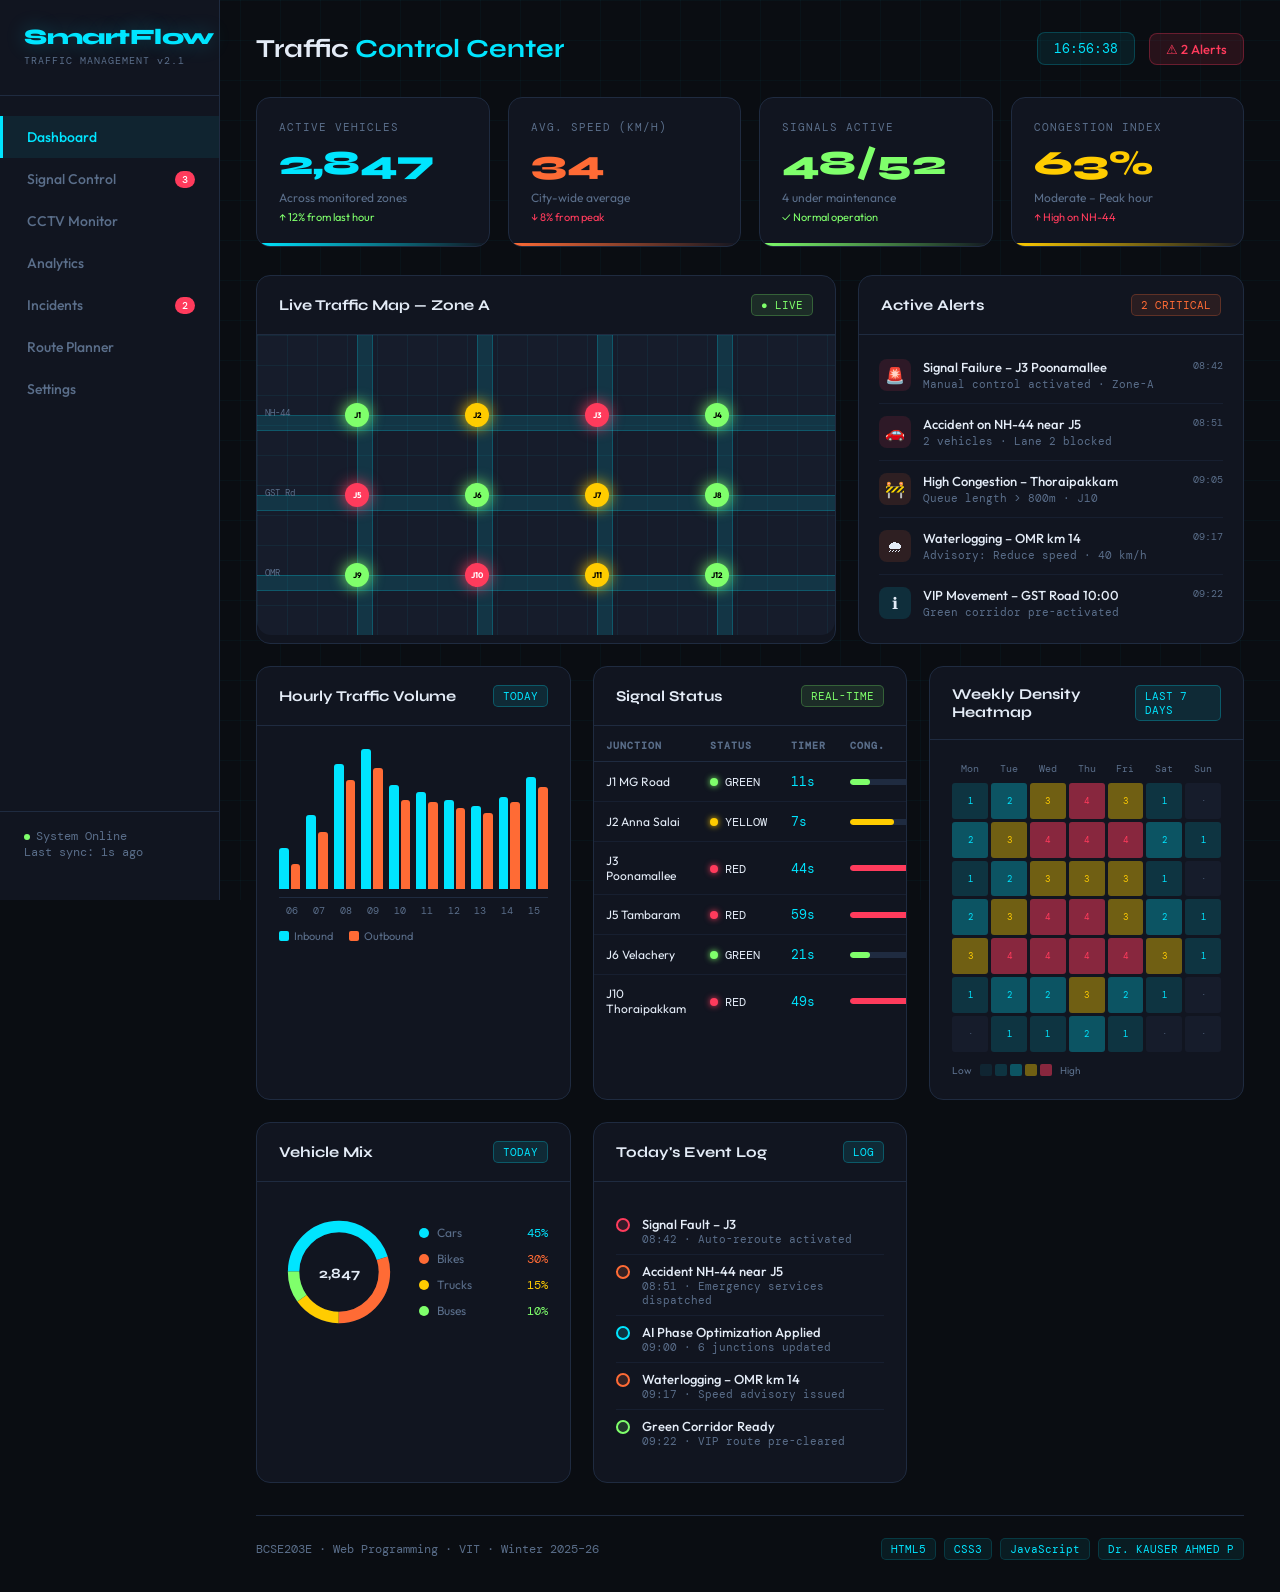
<file: index.html>
<!DOCTYPE html>
<html lang="en">
<head>
  <meta charset="UTF-8" />
  <meta name="viewport" content="width=device-width, initial-scale=1.0" />
  <title>SmartFlow – Dashboard</title>
  <link rel="stylesheet" href="css/style.css" />
</head>
<body>

<!-- ===== SIDEBAR ===== -->
<aside class="sidebar">
  <div class="logo">
    <span>SmartFlow</span>
    <small>TRAFFIC MANAGEMENT v2.1</small>
  </div>

  <nav class="nav">
    <a class="nav-item active" href="index.html">
      Dashboard
    </a>
    <a class="nav-item" href="signal-control.html">
      Signal Control <span class="nav-badge">3</span>
    </a>
    <a class="nav-item" href="#"> CCTV Monitor</a>
    <a class="nav-item" href="analytics.html">
      Analytics
    </a>
    <a class="nav-item" href="#">Incidents <span class="nav-badge">2</span></a>
    <a class="nav-item" href="#">Route Planner</a>
    <a class="nav-item" href="#">Settings</a>
  </nav>

  <div class="sidebar-footer">
    <span class="status-dot"></span>System Online<br/>
    Last sync: <span id="lastSync">just now</span>
  </div>
</aside>

<!-- ===== MAIN CONTENT ===== -->
<main class="main">

  <!-- Top Bar -->
  <div class="topbar">
    <div class="topbar-title">Traffic <span>Control Center</span></div>
    <div class="topbar-right">
      <div class="time-badge" id="clock">--:--:--</div>
      <button class="alert-btn" onclick="showAlerts()">⚠ 2 Alerts</button>
    </div>
  </div>

  <!-- KPI Cards -->
  <div class="kpi-grid">
    <div class="kpi-card c1">
      <div class="kpi-label">Active Vehicles</div>
      <div class="kpi-value" id="kpi1">2,847</div>
      <div class="kpi-sub">Across monitored zones</div>
      <div class="kpi-trend up">↑ 12% from last hour</div>
    </div>
    <div class="kpi-card c2">
      <div class="kpi-label">Avg. Speed (km/h)</div>
      <div class="kpi-value" id="kpi2">34</div>
      <div class="kpi-sub">City-wide average</div>
      <div class="kpi-trend down">↓ 8% from peak</div>
    </div>
    <div class="kpi-card c3">
      <div class="kpi-label">Signals Active</div>
      <div class="kpi-value" id="kpi3">48/52</div>
      <div class="kpi-sub">4 under maintenance</div>
      <div class="kpi-trend up">✓ Normal operation</div>
    </div>
    <div class="kpi-card c4">
      <div class="kpi-label">Congestion Index</div>
      <div class="kpi-value" id="kpi4">63%</div>
      <div class="kpi-sub">Moderate – Peak hour</div>
      <div class="kpi-trend down">↑ High on NH-44</div>
    </div>
  </div>

  <!-- Map + Alerts -->
  <div class="grid-2col">

    <!-- Map Panel -->
    <div class="panel">
      <div class="panel-head">
        <span class="panel-title">Live Traffic Map — Zone A</span>
        <span class="panel-badge badge-live">● LIVE</span>
      </div>
      <div class="map-container">
        <div class="map-grid"></div>

        <!-- Roads -->
        <div class="road-h" style="top:80px;"></div>
        <div class="road-h" style="top:160px;"></div>
        <div class="road-h" style="top:240px;"></div>
        <div class="road-v" style="left:100px;"></div>
        <div class="road-v" style="left:220px;"></div>
        <div class="road-v" style="left:340px;"></div>
        <div class="road-v" style="left:460px;"></div>

        <!-- Junctions (click to open modal) -->
        <div class="junction green"  style="left:100px;top:80px;"  onclick="selectJunction('J1 – MG Road / NH44','GREEN','12s','Low')">J1</div>
        <div class="junction yellow" style="left:220px;top:80px;"  onclick="selectJunction('J2 – Anna Salai','YELLOW','8s','Med')">J2</div>
        <div class="junction red"    style="left:340px;top:80px;"  onclick="selectJunction('J3 – Poonamallee','RED','45s','High')">J3</div>
        <div class="junction green"  style="left:460px;top:80px;"  onclick="selectJunction('J4 – GST Road','GREEN','18s','Low')">J4</div>
        <div class="junction red"    style="left:100px;top:160px;" onclick="selectJunction('J5 – Tambaram','RED','60s','High')">J5</div>
        <div class="junction green"  style="left:220px;top:160px;" onclick="selectJunction('J6 – Velachery','GREEN','22s','Low')">J6</div>
        <div class="junction yellow" style="left:340px;top:160px;" onclick="selectJunction('J7 – OMR Toll','YELLOW','15s','Med')">J7</div>
        <div class="junction green"  style="left:460px;top:160px;" onclick="selectJunction('J8 – Sholinganallur','GREEN','10s','Low')">J8</div>
        <div class="junction green"  style="left:100px;top:240px;" onclick="selectJunction('J9 – Perungudi','GREEN','20s','Low')">J9</div>
        <div class="junction red"    style="left:220px;top:240px;" onclick="selectJunction('J10 – Thoraipakkam','RED','50s','High')">J10</div>
        <div class="junction yellow" style="left:340px;top:240px;" onclick="selectJunction('J11 – Pallavaram','YELLOW','12s','Med')">J11</div>
        <div class="junction green"  style="left:460px;top:240px;" onclick="selectJunction('J12 – Chrompet','GREEN','14s','Low')">J12</div>

        <!-- Road labels -->
        <div class="map-label" style="left:8px;top:72px;">NH-44</div>
        <div class="map-label" style="left:8px;top:152px;">GST Rd</div>
        <div class="map-label" style="left:8px;top:232px;">OMR</div>
      </div>
    </div>

    <!-- Alerts Panel -->
    <div class="panel">
      <div class="panel-head">
        <span class="panel-title">Active Alerts</span>
        <span class="panel-badge badge-warn">2 CRITICAL</span>
      </div>
      <div class="panel-body" style="padding:12px 20px;">
        <div class="alert-item">
          <div class="alert-icon crit">🚨</div>
          <div class="alert-text">
            <div class="alert-title">Signal Failure – J3 Poonamallee</div>
            <div class="alert-meta">Manual control activated · Zone-A</div>
          </div>
          <div class="alert-time">08:42</div>
        </div>
        <div class="alert-item">
          <div class="alert-icon crit">🚗</div>
          <div class="alert-text">
            <div class="alert-title">Accident on NH-44 near J5</div>
            <div class="alert-meta">2 vehicles · Lane 2 blocked</div>
          </div>
          <div class="alert-time">08:51</div>
        </div>
        <div class="alert-item">
          <div class="alert-icon warn">🚧</div>
          <div class="alert-text">
            <div class="alert-title">High Congestion – Thoraipakkam</div>
            <div class="alert-meta">Queue length > 800m · J10</div>
          </div>
          <div class="alert-time">09:05</div>
        </div>
        <div class="alert-item">
          <div class="alert-icon warn">🌧</div>
          <div class="alert-text">
            <div class="alert-title">Waterlogging – OMR km 14</div>
            <div class="alert-meta">Advisory: Reduce speed · 40 km/h</div>
          </div>
          <div class="alert-time">09:17</div>
        </div>
        <div class="alert-item">
          <div class="alert-icon info">ℹ</div>
          <div class="alert-text">
            <div class="alert-title">VIP Movement – GST Road 10:00</div>
            <div class="alert-meta">Green corridor pre-activated</div>
          </div>
          <div class="alert-time">09:22</div>
        </div>
      </div>
    </div>
  </div>

  <!-- Chart + Signal Table + Heatmap -->
  <div class="grid-3col">

    <!-- Hourly Traffic Chart -->
    <div class="panel">
      <div class="panel-head">
        <span class="panel-title">Hourly Traffic Volume</span>
        <span class="panel-badge badge-info">TODAY</span>
      </div>
      <div class="panel-body">
        <div class="bar-chart" id="barChart"></div>
        <div class="chart-labels" id="chartLabels"></div>
        <div style="display:flex;gap:16px;margin-top:12px;font-size:11px;">
          <span style="display:flex;align-items:center;gap:5px;color:var(--muted);">
            <span style="width:10px;height:10px;border-radius:2px;background:var(--accent);display:inline-block;"></span>Inbound
          </span>
          <span style="display:flex;align-items:center;gap:5px;color:var(--muted);">
            <span style="width:10px;height:10px;border-radius:2px;background:var(--accent2);display:inline-block;"></span>Outbound
          </span>
        </div>
      </div>
    </div>

    <!-- Signal Status Table -->
    <div class="panel">
      <div class="panel-head">
        <span class="panel-title">Signal Status</span>
        <span class="panel-badge badge-live">REAL-TIME</span>
      </div>
      <div class="panel-body" style="padding:4px 0;">
        <table class="signal-table">
          <thead>
            <tr>
              <th>Junction</th>
              <th>Status</th>
              <th>Timer</th>
              <th>Cong.</th>
            </tr>
          </thead>
          <tbody id="signalTableBody"></tbody>
        </table>
      </div>
    </div>

    <!-- Weekly Density Heatmap -->
    <div class="panel">
      <div class="panel-head">
        <span class="panel-title">Weekly Density Heatmap</span>
        <span class="panel-badge badge-info">LAST 7 DAYS</span>
      </div>
      <div class="panel-body">
        <div class="hm-days" id="hmDays"></div>
        <div style="margin-bottom:8px;"></div>
        <div class="heatmap" id="heatmap"></div>
        <div style="display:flex;align-items:center;gap:8px;margin-top:12px;font-size:10px;color:var(--muted);">
          <span>Low</span>
          <div style="display:flex;gap:3px;">
            <div style="width:12px;height:12px;border-radius:2px;background:rgba(0,229,255,0.08);"></div>
            <div style="width:12px;height:12px;border-radius:2px;background:rgba(0,229,255,0.15);"></div>
            <div style="width:12px;height:12px;border-radius:2px;background:rgba(0,229,255,0.30);"></div>
            <div style="width:12px;height:12px;border-radius:2px;background:rgba(255,204,0,0.40);"></div>
            <div style="width:12px;height:12px;border-radius:2px;background:rgba(255,59,92,0.50);"></div>
          </div>
          <span>High</span>
        </div>
      </div>
    </div>
  </div>

  <!-- Gauge + Pie + Timeline -->
  <div class="grid-3col">

    <!-- Avg Speed Gauge -->
    <!-- <div class="panel">
      <div class="panel-head">
        <span class="panel-title">Avg. Speed Gauge</span>
        <span class="panel-badge badge-live">LIVE</span>
      </div>
      <div class="panel-body">
        <div style="display:flex;justify-content:center;padding:10px 0;">
          <svg width="180" height="110" viewBox="0 0 180 110" overflow="visible">
            <path d="M20,100 A70,70 0 0,1 160,100" fill="none" stroke="#1f2b40" stroke-width="16" stroke-linecap="round"/>
            <path d="M20,100 A70,70 0 0,1 70,34"   fill="none" stroke="rgba(127,255,107,0.5)" stroke-width="16" stroke-linecap="round"/>
            <path d="M70,34  A70,70 0 0,1 130,34"   fill="none" stroke="rgba(255,204,0,0.5)"   stroke-width="16" stroke-linecap="round"/>
            <path d="M130,34 A70,70 0 0,1 160,100"  fill="none" stroke="rgba(255,59,92,0.5)"    stroke-width="16" stroke-linecap="round"/>
            <line id="needle" x1="90" y1="100" x2="90" y2="36" stroke="var(--accent)" stroke-width="3" stroke-linecap="round" transform="rotate(-20,90,100)"/>
            <circle cx="90" cy="100" r="6" fill="var(--accent)" />
            <text x="90" y="88"  text-anchor="middle" fill="var(--text)"   font-size="22" font-family="Syne,sans-serif"     font-weight="800" id="gaugeVal">34</text>
            <text x="90" y="102" text-anchor="middle" fill="#5a6e8a"        font-size="9"  font-family="DM Mono,monospace">km/h avg</text>
            <text x="22" y="115" fill="#5a6e8a" font-size="9" font-family="DM Mono,monospace">0</text>
            <text x="155" y="115" fill="#5a6e8a" font-size="9" font-family="DM Mono,monospace">100</text>
          </svg>
        </div>
        <div style="display:grid;grid-template-columns:1fr 1fr;gap:8px;margin-top:4px;">
          <div style="background:var(--surface2);border-radius:6px;padding:10px;text-align:center;">
            <div style="font-size:10px;color:var(--muted);font-family:'DM Mono',monospace;">PEAK</div>
            <div style="font-size:18px;font-family:'Syne',sans-serif;font-weight:700;color:var(--accent3);">62 km/h</div>
          </div>
          <div style="background:var(--surface2);border-radius:6px;padding:10px;text-align:center;">
            <div style="font-size:10px;color:var(--muted);font-family:'DM Mono',monospace;">MIN</div>
            <div style="font-size:18px;font-family:'Syne',sans-serif;font-weight:700;color:var(--red);">12 km/h</div>
          </div>
        </div>
      </div>
    </div> -->

    <!-- Vehicle Mix Donut -->
    <div class="panel">
      <div class="panel-head">
        <span class="panel-title">Vehicle Mix</span>
        <span class="panel-badge badge-info">TODAY</span>
      </div>
      <div class="panel-body">
        <div style="display:flex;align-items:center;gap:20px;padding:8px 0;">
          <svg width="120" height="120" viewBox="0 0 42 42">
            <circle r="15.9" cx="21" cy="21" fill="none" stroke="#1f2b40" stroke-width="4"/>
            <circle r="15.9" cx="21" cy="21" fill="none" stroke="var(--accent)"  stroke-width="4" stroke-dasharray="45 55" stroke-dashoffset="25"  transform="rotate(-90 21 21)"/>
            <circle r="15.9" cx="21" cy="21" fill="none" stroke="var(--accent2)" stroke-width="4" stroke-dasharray="30 70" stroke-dashoffset="-20" transform="rotate(-90 21 21)"/>
            <circle r="15.9" cx="21" cy="21" fill="none" stroke="var(--accent4)" stroke-width="4" stroke-dasharray="15 85" stroke-dashoffset="-50" transform="rotate(-90 21 21)"/>
            <circle r="15.9" cx="21" cy="21" fill="none" stroke="var(--accent3)" stroke-width="4" stroke-dasharray="10 90" stroke-dashoffset="-65" transform="rotate(-90 21 21)"/>
            <text x="21" y="23" text-anchor="middle" fill="var(--text)" font-size="5" font-family="Syne,sans-serif" font-weight="700">2,847</text>
          </svg>
          <div style="flex:1;">
            <div style="display:flex;align-items:center;gap:8px;margin-bottom:10px;font-size:12px;">
              <div style="width:10px;height:10px;border-radius:50%;background:var(--accent);flex-shrink:0;"></div>
              <div style="flex:1;color:var(--muted);">Cars</div>
              <div style="font-family:'DM Mono',monospace;color:var(--accent);">45%</div>
            </div>
            <div style="display:flex;align-items:center;gap:8px;margin-bottom:10px;font-size:12px;">
              <div style="width:10px;height:10px;border-radius:50%;background:var(--accent2);flex-shrink:0;"></div>
              <div style="flex:1;color:var(--muted);">Bikes</div>
              <div style="font-family:'DM Mono',monospace;color:var(--accent2);">30%</div>
            </div>
            <div style="display:flex;align-items:center;gap:8px;margin-bottom:10px;font-size:12px;">
              <div style="width:10px;height:10px;border-radius:50%;background:var(--accent4);flex-shrink:0;"></div>
              <div style="flex:1;color:var(--muted);">Trucks</div>
              <div style="font-family:'DM Mono',monospace;color:var(--accent4);">15%</div>
            </div>
            <div style="display:flex;align-items:center;gap:8px;font-size:12px;">
              <div style="width:10px;height:10px;border-radius:50%;background:var(--accent3);flex-shrink:0;"></div>
              <div style="flex:1;color:var(--muted);">Buses</div>
              <div style="font-family:'DM Mono',monospace;color:var(--accent3);">10%</div>
            </div>
          </div>
        </div>
      </div>
    </div>

    <!-- Event Timeline -->
    <div class="panel">
      <div class="panel-head">
        <span class="panel-title">Today's Event Log</span>
        <span class="panel-badge badge-info">LOG</span>
      </div>
      <div class="panel-body">
        <div style="padding:4px 0;">
          <div style="display:flex;gap:12px;padding:8px 0;border-bottom:1px solid rgba(31,43,64,0.5);">
            <div style="width:14px;height:14px;border-radius:50%;border:2px solid var(--red);background:rgba(255,59,92,0.15);flex-shrink:0;margin-top:2px;"></div>
            <div>
              <div style="font-size:13px;font-weight:500;">Signal Fault – J3</div>
              <div style="font-size:11px;color:var(--muted);font-family:'DM Mono',monospace;">08:42 · Auto-reroute activated</div>
            </div>
          </div>
          <div style="display:flex;gap:12px;padding:8px 0;border-bottom:1px solid rgba(31,43,64,0.5);">
            <div style="width:14px;height:14px;border-radius:50%;border:2px solid var(--accent2);background:rgba(255,107,53,0.15);flex-shrink:0;margin-top:2px;"></div>
            <div>
              <div style="font-size:13px;font-weight:500;">Accident NH-44 near J5</div>
              <div style="font-size:11px;color:var(--muted);font-family:'DM Mono',monospace;">08:51 · Emergency services dispatched</div>
            </div>
          </div>
          <div style="display:flex;gap:12px;padding:8px 0;border-bottom:1px solid rgba(31,43,64,0.5);">
            <div style="width:14px;height:14px;border-radius:50%;border:2px solid var(--accent);background:rgba(0,229,255,0.15);flex-shrink:0;margin-top:2px;"></div>
            <div>
              <div style="font-size:13px;font-weight:500;">AI Phase Optimization Applied</div>
              <div style="font-size:11px;color:var(--muted);font-family:'DM Mono',monospace;">09:00 · 6 junctions updated</div>
            </div>
          </div>
          <div style="display:flex;gap:12px;padding:8px 0;border-bottom:1px solid rgba(31,43,64,0.5);">
            <div style="width:14px;height:14px;border-radius:50%;border:2px solid var(--accent2);background:rgba(255,107,53,0.15);flex-shrink:0;margin-top:2px;"></div>
            <div>
              <div style="font-size:13px;font-weight:500;">Waterlogging – OMR km 14</div>
              <div style="font-size:11px;color:var(--muted);font-family:'DM Mono',monospace;">09:17 · Speed advisory issued</div>
            </div>
          </div>
          <div style="display:flex;gap:12px;padding:8px 0;">
            <div style="width:14px;height:14px;border-radius:50%;border:2px solid var(--accent3);background:rgba(127,255,107,0.15);flex-shrink:0;margin-top:2px;"></div>
            <div>
              <div style="font-size:13px;font-weight:500;">Green Corridor Ready</div>
              <div style="font-size:11px;color:var(--muted);font-family:'DM Mono',monospace;">09:22 · VIP route pre-cleared</div>
            </div>
          </div>
        </div>
      </div>
    </div>
  </div>

  <!-- Footer -->
  <div class="footer">
    <div class="footer-text">BCSE203E · Web Programming · VIT · Winter 2025–26</div>
    <div class="footer-badges">
      <span class="foot-badge">HTML5</span>
      <span class="foot-badge">CSS3</span>
      <span class="foot-badge">JavaScript</span>
      <span class="foot-badge">Dr. KAUSER AHMED P</span>
    </div>
  </div>

</main>

<!-- Junction Modal -->
<div class="modal-overlay" id="junctionOverlay">
  <div class="modal-box">
    <div class="modal-header">
      <div class="modal-title" id="jTitle">Junction Info</div>
      <button class="modal-close" onclick="closeModal()">✕</button>
    </div>
    <div id="jBody"></div>
  </div>
</div>

<!-- Inline styles for map elements not in shared CSS -->
<style>
  .road-h { position:absolute; left:0; right:0; height:16px; background:rgba(0,229,255,0.12); border-top:1px solid rgba(0,229,255,0.2); border-bottom:1px solid rgba(0,229,255,0.2); }
  .road-v { position:absolute; top:0; bottom:0; width:16px; background:rgba(0,229,255,0.12); border-left:1px solid rgba(0,229,255,0.2); border-right:1px solid rgba(0,229,255,0.2); }
  .junction { position:absolute; width:24px; height:24px; background:var(--accent); border-radius:50%; transform:translate(-50%,-50%); box-shadow:0 0 15px var(--accent); cursor:pointer; transition:all .2s; display:flex; align-items:center; justify-content:center; font-size:8px; font-weight:700; color:#000; }
  .junction:hover { transform:translate(-50%,-50%) scale(1.3); }
  .junction.red    { background:var(--red);     box-shadow:0 0 15px var(--red); color:#fff; }
  .junction.yellow { background:var(--accent4); box-shadow:0 0 15px var(--accent4); }
  .junction.green  { background:var(--accent3); box-shadow:0 0 15px var(--accent3); }
  .map-label { position:absolute; font-size:9px; color:var(--muted); font-family:'DM Mono',monospace; pointer-events:none; }
  .alert-item { display:flex; gap:12px; align-items:flex-start; padding:12px 0; border-bottom:1px solid rgba(31,43,64,0.5); }
  .alert-item:last-child { border-bottom:none; }
  .alert-icon { width:32px; height:32px; border-radius:8px; display:flex; align-items:center; justify-content:center; font-size:16px; flex-shrink:0; }
  .alert-icon.warn { background:rgba(255,107,53,0.12); }
  .alert-icon.crit { background:rgba(255,59,92,0.12); }
  .alert-icon.info { background:rgba(0,229,255,0.12); }
  .alert-text { flex:1; }
  .alert-title { font-size:13px; font-weight:500; }
  .alert-meta  { font-size:11px; color:var(--muted); margin-top:2px; font-family:'DM Mono',monospace; }
  .alert-time  { font-size:10px; color:var(--muted); font-family:'DM Mono',monospace; white-space:nowrap; }
</style>

<!-- Scripts -->
<script src="js/shared.js"></script>
<script src="js/index.js"></script>

</body>
</html>
</file>
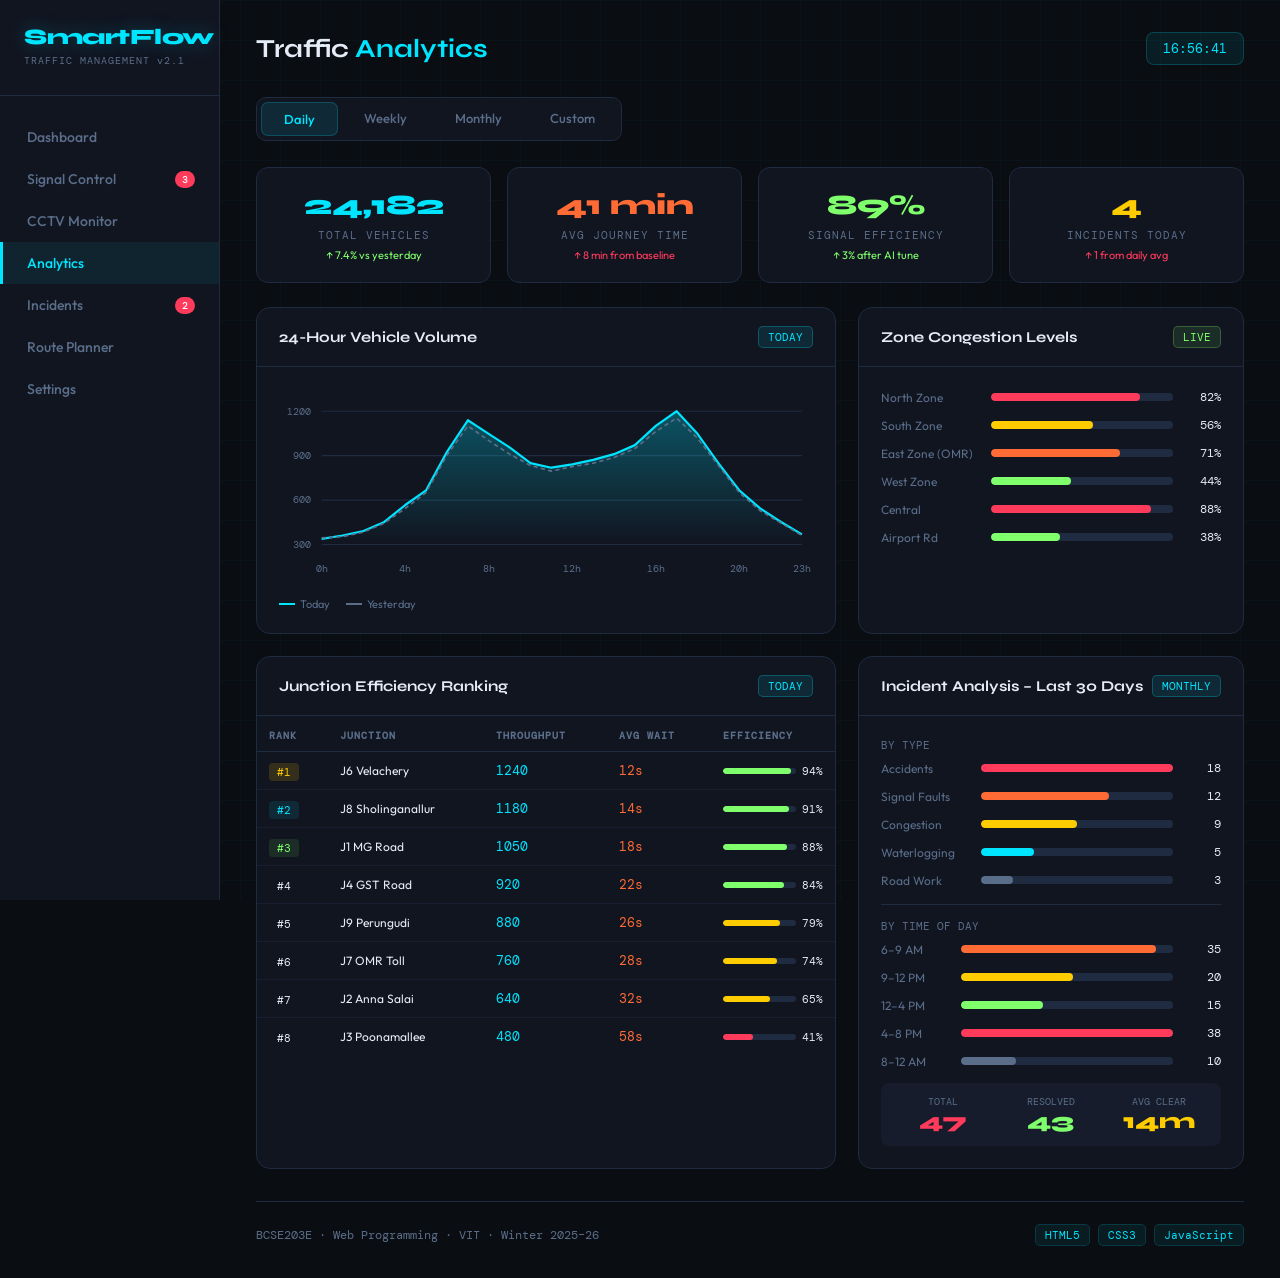
<file: analytics.html>
<!DOCTYPE html>
<html lang="en">
<head>
  <meta charset="UTF-8" />
  <meta name="viewport" content="width=device-width, initial-scale=1.0" />
  <title>SmartFlow – Analytics</title>
  <link rel="stylesheet" href="css/style.css" />
</head>
<body>

<!-- ===== SIDEBAR ===== -->
<aside class="sidebar">
  <div class="logo">
    <span>SmartFlow</span>
    <small>TRAFFIC MANAGEMENT v2.1</small>
  </div>

  <nav class="nav">
    <a class="nav-item" href="index.html">Dashboard</a>
    <a class="nav-item" href="signal-control.html">Signal Control <span class="nav-badge">3</span></a>
    <a class="nav-item" href="#">CCTV Monitor</a>
    <a class="nav-item active" href="analytics.html">Analytics</a>
    <a class="nav-item" href="#">Incidents <span class="nav-badge">2</span></a>
    <a class="nav-item" href="#">Route Planner</a>
    <a class="nav-item" href="#">Settings</a>
  </nav>
</aside>

<!-- ===== MAIN CONTENT ===== -->
<main class="main">

  <!-- Top Bar -->
  <div class="topbar">
    <div class="topbar-title">Traffic <span>Analytics</span></div>
    <div class="time-badge" id="clock">--:--:--</div>
  </div>

  <!-- Tabs -->
  <div class="tabs">
    <div class="tab active">Daily</div>
    <div class="tab">Weekly</div>
    <div class="tab">Monthly</div>
    <div class="tab">Custom</div>
  </div>

  <!-- Stat Cards -->
  <div class="stat-row">
    <div class="stat-card">
      <div class="val">24,182</div>
      <div class="label">TOTAL VEHICLES</div>
      <div class="change up">↑ 7.4% vs yesterday</div>
    </div>
    <div class="stat-card">
      <div class="val" style="color:var(--accent2)">41 min</div>
      <div class="label">AVG JOURNEY TIME</div>
      <div class="change down">↑ 8 min from baseline</div>
    </div>
    <div class="stat-card">
      <div class="val" style="color:var(--accent3)">89%</div>
      <div class="label">SIGNAL EFFICIENCY</div>
      <div class="change up">↑ 3% after AI tune</div>
    </div>
    <div class="stat-card">
      <div class="val" style="color:var(--accent4)">4</div>
      <div class="label">INCIDENTS TODAY</div>
      <div class="change down">↑ 1 from daily avg</div>
    </div>
  </div>

  <!-- Line Chart + Zone Congestion -->
  <div class="grid-2col">

    <!-- 24h Line Chart -->
    <div class="panel">
      <div class="panel-head">
        <span class="panel-title">24-Hour Vehicle Volume</span>
        <span class="panel-badge badge-info">TODAY</span>
      </div>
      <div class="panel-body">
        <div class="line-chart">
          <svg class="linechart" viewBox="0 0 500 180" preserveAspectRatio="none" id="lineChartSVG">
            <!-- Grid lines -->
            <line x1="40" y1="20"  x2="490" y2="20"  stroke="#1f2b40" stroke-width="1"/>
            <line x1="40" y1="60"  x2="490" y2="60"  stroke="#1f2b40" stroke-width="1"/>
            <line x1="40" y1="100" x2="490" y2="100" stroke="#1f2b40" stroke-width="1"/>
            <line x1="40" y1="140" x2="490" y2="140" stroke="#1f2b40" stroke-width="1"/>
            <!-- Y labels -->
            <text x="30" y="23"  text-anchor="end" class="axis-label">1200</text>
            <text x="30" y="63"  text-anchor="end" class="axis-label">900</text>
            <text x="30" y="103" text-anchor="end" class="axis-label">600</text>
            <text x="30" y="143" text-anchor="end" class="axis-label">300</text>
            <!-- Today area fill -->
            <defs>
              <linearGradient id="areaGrad" x1="0" y1="0" x2="0" y2="1">
                <stop offset="0%"   stop-color="var(--accent)" stop-opacity="0.3"/>
                <stop offset="100%" stop-color="var(--accent)" stop-opacity="0"/>
              </linearGradient>
            </defs>
            <path id="areaPath"  fill="url(#areaGrad)" d=""/>
            <path id="linePath"  fill="none" stroke="var(--accent)"  stroke-width="2" stroke-linejoin="round"/>
            <path id="linePath2" fill="none" stroke="var(--muted)"   stroke-width="1.5" stroke-dasharray="4,3" stroke-linejoin="round"/>
          </svg>
        </div>
        <div style="display:flex;gap:16px;margin-top:8px;font-size:11px;">
          <span style="display:flex;align-items:center;gap:5px;color:var(--muted);">
            <span style="width:16px;height:2px;background:var(--accent);display:inline-block;"></span>Today
          </span>
          <span style="display:flex;align-items:center;gap:5px;color:var(--muted);">
            <span style="width:16px;height:2px;background:var(--muted);display:inline-block;border-top:1px dashed var(--muted);"></span>Yesterday
          </span>
        </div>
      </div>
    </div>

    <!-- Zone Congestion -->
    <div class="panel">
      <div class="panel-head">
        <span class="panel-title">Zone Congestion Levels</span>
        <span class="panel-badge badge-live">LIVE</span>
      </div>
      <div class="panel-body">
        <div id="zoneChart"></div>
      </div>
    </div>
  </div>

  <!-- Junction Table + Incident Analysis -->
  <div class="grid-2col">

    <!-- Junction Efficiency -->
    <div class="panel">
      <div class="panel-head">
        <span class="panel-title">Junction Efficiency Ranking</span>
        <span class="panel-badge badge-info">TODAY</span>
      </div>
      <div class="panel-body" style="padding:4px 0;">
        <table class="comp-table">
          <thead>
            <tr>
              <th>Rank</th>
              <th>Junction</th>
              <th>Throughput</th>
              <th>Avg Wait</th>
              <th>Efficiency</th>
            </tr>
          </thead>
          <tbody id="juncTable"></tbody>
        </table>
      </div>
    </div>

    <!-- Incident Analysis -->
    <div class="panel">
      <div class="panel-head">
        <span class="panel-title">Incident Analysis – Last 30 Days</span>
        <span class="panel-badge badge-info">MONTHLY</span>
      </div>
      <div class="panel-body">
        <div style="margin-bottom:16px;">
          <div style="font-size:11px;color:var(--muted);font-family:'DM Mono',monospace;margin-bottom:8px;">BY TYPE</div>
          <div id="incidentBars"></div>
        </div>
        <div style="border-top:1px solid var(--border);padding-top:14px;">
          <div style="font-size:11px;color:var(--muted);font-family:'DM Mono',monospace;margin-bottom:8px;">BY TIME OF DAY</div>
          <div id="timeBars"></div>
        </div>
        <div style="background:var(--surface2);border-radius:8px;padding:12px;margin-top:14px;display:grid;grid-template-columns:1fr 1fr 1fr;gap:8px;text-align:center;">
          <div>
            <div style="font-size:10px;color:var(--muted);font-family:'DM Mono',monospace;">TOTAL</div>
            <div style="font-size:22px;font-family:'Syne',sans-serif;font-weight:800;color:var(--red);">47</div>
          </div>
          <div>
            <div style="font-size:10px;color:var(--muted);font-family:'DM Mono',monospace;">RESOLVED</div>
            <div style="font-size:22px;font-family:'Syne',sans-serif;font-weight:800;color:var(--accent3);">43</div>
          </div>
          <div>
            <div style="font-size:10px;color:var(--muted);font-family:'DM Mono',monospace;">AVG CLEAR</div>
            <div style="font-size:22px;font-family:'Syne',sans-serif;font-weight:800;color:var(--accent4);">14m</div>
          </div>
        </div>
      </div>
    </div>
  </div>

  <!-- Footer -->
  <div class="footer">
    <div class="footer-text">BCSE203E · Web Programming · VIT · Winter 2025–26</div>
    <div class="footer-badges">
      <span class="foot-badge">HTML5</span>
      <span class="foot-badge">CSS3</span>
      <span class="foot-badge">JavaScript</span>
    </div>
  </div>

</main>

<!-- Scripts -->
<script src="js/shared.js"></script>
<script src="js/analytics.js"></script>

</body>
</html>
</file>
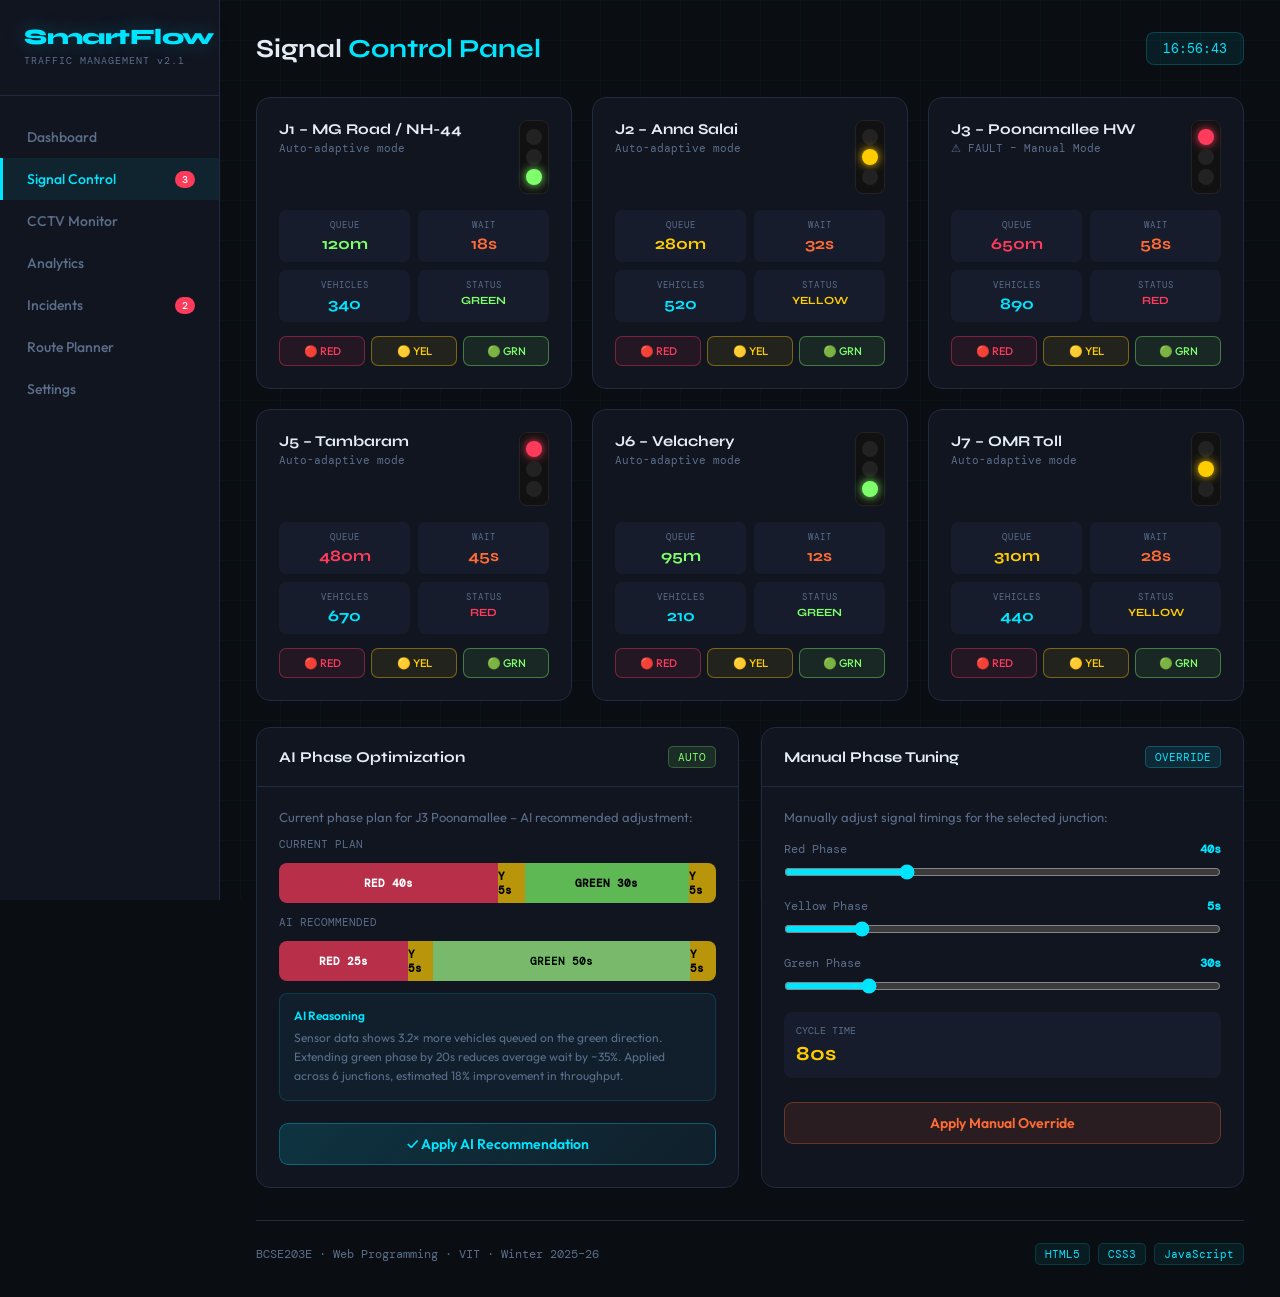
<file: signal-control.html>
<!DOCTYPE html>
<html lang="en">
<head>
  <meta charset="UTF-8" />
  <meta name="viewport" content="width=device-width, initial-scale=1.0" />
  <title>SmartFlow – Signal Control</title>
  <link rel="stylesheet" href="css/style.css" />
</head>
<body>

<!-- ===== SIDEBAR ===== -->
<aside class="sidebar">
  <div class="logo">
    <span>SmartFlow</span>
    <small>TRAFFIC MANAGEMENT v2.1</small>
  </div>

  <nav class="nav">
    <a class="nav-item" href="index.html">Dashboard</a>
    <a class="nav-item active" href="signal-control.html">Signal Control <span class="nav-badge">3</span></a>
    <a class="nav-item" href="#">CCTV Monitor</a>
    <a class="nav-item" href="analytics.html">Analytics</a>
    <a class="nav-item" href="#">Incidents <span class="nav-badge">2</span></a>
    <a class="nav-item" href="#">Route Planner</a>
    <a class="nav-item" href="#">Settings</a>
  </nav>
</aside>

<!-- ===== MAIN CONTENT ===== -->
<main class="main">

  <!-- Top Bar -->
  <div class="topbar">
    <div class="topbar-title">Signal <span>Control Panel</span></div>
    <div class="time-badge" id="clock">--:--:--</div>
  </div>

  <!-- Junction Cards (rendered by JS) -->
  <div class="junctions-grid" id="jGrid"></div>

  <!-- AI Optimization + Manual Override -->
  <div class="ai-section">

    <!-- AI Phase Optimization -->
    <div class="panel">
      <div class="panel-head">
        <span class="panel-title">AI Phase Optimization</span>
        <span class="panel-badge badge-live">AUTO</span>
      </div>
      <div class="panel-body">
        <p style="font-size:13px;color:var(--muted);margin-bottom:12px;">
          Current phase plan for J3 Poonamallee – AI recommended adjustment:
        </p>

        <div style="font-size:11px;color:var(--muted);font-family:'DM Mono',monospace;margin-bottom:4px;">CURRENT PLAN</div>
        <div class="phase-timeline">
          <div class="phase-seg red-phase"    style="flex:4">RED 40s</div>
          <div class="phase-seg yellow-phase" style="flex:0.5">Y 5s</div>
          <div class="phase-seg green-phase"  style="flex:3">GREEN 30s</div>
          <div class="phase-seg yellow-phase" style="flex:0.5">Y 5s</div>
        </div>

        <div style="font-size:11px;color:var(--muted);font-family:'DM Mono',monospace;margin-bottom:4px;margin-top:12px;">AI RECOMMENDED</div>
        <div class="phase-timeline">
          <div class="phase-seg red-phase"    style="flex:2.5">RED 25s</div>
          <div class="phase-seg yellow-phase" style="flex:0.5">Y 5s</div>
          <div class="phase-seg green-phase active" style="flex:5">GREEN 50s</div>
          <div class="phase-seg yellow-phase" style="flex:0.5">Y 5s</div>
        </div>

        <div class="ai-rec">
          <div class="ai-rec-title"> AI Reasoning</div>
          <div class="ai-rec-text">
            Sensor data shows 3.2× more vehicles queued on the green direction.
            Extending green phase by 20s reduces average wait by ~35%.
            Applied across 6 junctions, estimated 18% improvement in throughput.
          </div>
        </div>

        <button class="apply-btn" onclick="applyAI()">✓ Apply AI Recommendation</button>
      </div>
    </div>

    <!-- Manual Phase Tuning -->
    <div class="panel">
      <div class="panel-head">
        <span class="panel-title">Manual Phase Tuning</span>
        <span class="panel-badge badge-info">OVERRIDE</span>
      </div>
      <div class="panel-body">
        <p style="font-size:13px;color:var(--muted);margin-bottom:16px;">
          Manually adjust signal timings for the selected junction:
        </p>

        <div class="slider-wrap">
          <div class="slider-label">
            <span> Red Phase</span>
            <strong id="redVal">40s</strong>
          </div>
          <input type="range" id="redSlider" min="10" max="120" value="40" />
        </div>

        <div class="slider-wrap">
          <div class="slider-label">
            <span> Yellow Phase</span>
            <strong id="yelVal">5s</strong>
          </div>
          <input type="range" id="yelSlider" min="3" max="15" value="5" />
        </div>

        <div class="slider-wrap">
          <div class="slider-label">
            <span> Green Phase</span>
            <strong id="grnVal">30s</strong>
          </div>
          <input type="range" id="grnSlider" min="10" max="120" value="30" />
        </div>

        <div style="background:var(--surface2);border-radius:8px;padding:12px;margin:12px 0;">
          <div style="font-size:10px;color:var(--muted);font-family:'DM Mono',monospace;margin-bottom:4px;">CYCLE TIME</div>
          <div style="font-size:20px;font-family:'Syne',sans-serif;font-weight:700;color:var(--accent4);" id="cycleTime">80s</div>
        </div>

        <button class="apply-btn"
          style="background:rgba(255,107,53,0.1);border-color:rgba(255,107,53,0.3);color:var(--accent2);"
          onclick="applyManual()">
           Apply Manual Override
        </button>
      </div>
    </div>

  </div>

  <!-- Footer -->
  <div class="footer">
    <div class="footer-text">BCSE203E · Web Programming · VIT · Winter 2025–26</div>
    <div class="footer-badges">
      <span class="foot-badge">HTML5</span>
      <span class="foot-badge">CSS3</span>
      <span class="foot-badge">JavaScript</span>
    </div>
  </div>

</main>

<!-- Scripts -->
<script src="js/shared.js"></script>
<script src="js/signal-control.js"></script>

</body>
</html>
</file>
<file: css/style.css>
/* =============================================
   SmartFlow - Traffic Management System
   CSS Stylesheet
   BCSE203E | VIT | Winter 2025-26
   ============================================= */

@import url('https://fonts.googleapis.com/css2?family=Syne:wght@400;600;700;800&family=DM+Mono:wght@400;500&family=Outfit:wght@300;400;500;600&display=swap');

/* --- CSS Variables (Color Palette) --- */
:root {
  --bg: #0a0d12;
  --surface: #111520;
  --surface2: #161c2b;
  --border: #1f2b40;
  --accent: #00e5ff;
  --accent2: #ff6b35;
  --accent3: #7fff6b;
  --accent4: #ffcc00;
  --red: #ff3b5c;
  --text: #e4ecf7;
  --muted: #5a6e8a;
  --glow: 0 0 20px rgba(0, 229, 255, 0.25);
}

/* --- Reset --- */
* {
  margin: 0;
  padding: 0;
  box-sizing: border-box;
}

/* --- Body --- */
body {
  background: var(--bg);
  color: var(--text);
  font-family: 'Outfit', sans-serif;
  min-height: 100vh;
  overflow-x: hidden;
}

/* subtle grid background */
body::before {
  content: '';
  position: fixed;
  inset: 0;
  background-image:
    linear-gradient(rgba(0, 229, 255, 0.03) 1px, transparent 1px),
    linear-gradient(90deg, rgba(0, 229, 255, 0.03) 1px, transparent 1px);
  background-size: 40px 40px;
  pointer-events: none;
  z-index: 0;
}

/* =============================================
   SIDEBAR
   ============================================= */
.sidebar {
  position: fixed;
  left: 0;
  top: 0;
  bottom: 0;
  width: 220px;
  background: var(--surface);
  border-right: 1px solid var(--border);
  display: flex;
  flex-direction: column;
  padding: 24px 0;
  z-index: 100;
}

.logo {
  padding: 0 24px 28px;
  border-bottom: 1px solid var(--border);
}

.logo span {
  font-family: 'Syne', sans-serif;
  font-size: 22px;
  font-weight: 800;
  color: var(--accent);
  letter-spacing: -0.5px;
  text-shadow: var(--glow);
}

.logo small {
  display: block;
  font-size: 10px;
  color: var(--muted);
  font-family: 'DM Mono', monospace;
  letter-spacing: 1px;
  margin-top: 4px;
}

.nav {
  padding: 20px 0;
  flex: 1;
}

.nav-item {
  display: flex;
  align-items: center;
  gap: 12px;
  padding: 12px 24px;
  cursor: pointer;
  font-size: 14px;
  font-weight: 500;
  color: var(--muted);
  border-left: 3px solid transparent;
  transition: all 0.2s;
  text-decoration: none;
}

.nav-item:hover {
  color: var(--text);
  background: rgba(0, 229, 255, 0.04);
}

.nav-item.active {
  color: var(--accent);
  border-left-color: var(--accent);
  background: rgba(0, 229, 255, 0.07);
}

.nav-badge {
  margin-left: auto;
  background: var(--red);
  color: #fff;
  font-size: 10px;
  padding: 2px 7px;
  border-radius: 10px;
  font-family: 'DM Mono', monospace;
}

.sidebar-footer {
  padding: 16px 24px;
  border-top: 1px solid var(--border);
  font-size: 12px;
  color: var(--muted);
  font-family: 'DM Mono', monospace;
}

.status-dot {
  display: inline-block;
  width: 6px;
  height: 6px;
  border-radius: 50%;
  background: var(--accent3);
  margin-right: 6px;
  animation: pulse 2s infinite;
}

/* =============================================
   MAIN CONTENT AREA
   ============================================= */
.main {
  margin-left: 220px;
  padding: 32px 36px;
  position: relative;
  z-index: 1;
}

/* =============================================
   TOP BAR
   ============================================= */
.topbar {
  display: flex;
  align-items: center;
  justify-content: space-between;
  margin-bottom: 32px;
}

.topbar-title {
  font-family: 'Syne', sans-serif;
  font-size: 26px;
  font-weight: 700;
}

.topbar-title span {
  color: var(--accent);
}

.topbar-right {
  display: flex;
  align-items: center;
  gap: 14px;
}

.time-badge {
  font-family: 'DM Mono', monospace;
  font-size: 13px;
  color: var(--accent);
  background: rgba(0, 229, 255, 0.08);
  border: 1px solid rgba(0, 229, 255, 0.2);
  padding: 7px 16px;
  border-radius: 8px;
}

.alert-btn {
  background: rgba(255, 59, 92, 0.12);
  border: 1px solid rgba(255, 59, 92, 0.3);
  color: var(--red);
  padding: 7px 16px;
  border-radius: 8px;
  font-size: 13px;
  cursor: pointer;
  font-family: 'Outfit', sans-serif;
  font-weight: 500;
  transition: all 0.2s;
}

.alert-btn:hover {
  background: rgba(255, 59, 92, 0.22);
}

/* =============================================
   KPI CARDS
   ============================================= */
.kpi-grid {
  display: grid;
  grid-template-columns: repeat(4, 1fr);
  gap: 18px;
  margin-bottom: 28px;
}

.kpi-card {
  background: var(--surface);
  border: 1px solid var(--border);
  border-radius: 14px;
  padding: 22px;
  position: relative;
  overflow: hidden;
  transition: transform 0.2s, border-color 0.2s;
}

.kpi-card:hover {
  transform: translateY(-3px);
  border-color: var(--accent);
}

/* colored bottom bar on each card */
.kpi-card::after {
  content: '';
  position: absolute;
  bottom: 0;
  left: 0;
  right: 0;
  height: 3px;
}

.kpi-card.c1::after { background: linear-gradient(90deg, var(--accent), transparent); }
.kpi-card.c2::after { background: linear-gradient(90deg, var(--accent2), transparent); }
.kpi-card.c3::after { background: linear-gradient(90deg, var(--accent3), transparent); }
.kpi-card.c4::after { background: linear-gradient(90deg, var(--accent4), transparent); }

.kpi-label {
  font-size: 11px;
  color: var(--muted);
  font-family: 'DM Mono', monospace;
  letter-spacing: 1px;
  text-transform: uppercase;
  margin-bottom: 12px;
}

.kpi-value {
  font-family: 'Syne', sans-serif;
  font-size: 34px;
  font-weight: 800;
  line-height: 1;
}

.kpi-card.c1 .kpi-value { color: var(--accent); }
.kpi-card.c2 .kpi-value { color: var(--accent2); }
.kpi-card.c3 .kpi-value { color: var(--accent3); }
.kpi-card.c4 .kpi-value { color: var(--accent4); }

.kpi-sub {
  font-size: 12px;
  color: var(--muted);
  margin-top: 10px;
}

.kpi-trend {
  font-size: 11px;
  margin-top: 5px;
}

.kpi-trend.up   { color: var(--accent3); }
.kpi-trend.down { color: var(--red); }

/* =============================================
   LAYOUT GRIDS
   ============================================= */
.grid-2col {
  display: grid;
  grid-template-columns: 1.5fr 1fr;
  gap: 22px;
  margin-bottom: 22px;
}

.grid-3col {
  display: grid;
  grid-template-columns: repeat(3, 1fr);
  gap: 22px;
  margin-bottom: 22px;
}

/* =============================================
   PANELS
   ============================================= */
.panel {
  background: var(--surface);
  border: 1px solid var(--border);
  border-radius: 14px;
  overflow: hidden;
  animation: fadeUp 0.4s ease both;
}

.panel-head {
  display: flex;
  align-items: center;
  justify-content: space-between;
  padding: 18px 22px;
  border-bottom: 1px solid var(--border);
}

.panel-title {
  font-family: 'Syne', sans-serif;
  font-size: 15px;
  font-weight: 700;
}

.panel-badge {
  font-size: 11px;
  font-family: 'DM Mono', monospace;
  padding: 3px 9px;
  border-radius: 5px;
}

.badge-live { background: rgba(127, 255, 107, 0.1); color: var(--accent3); border: 1px solid rgba(127, 255, 107, 0.25); }
.badge-warn { background: rgba(255, 107, 53, 0.1);  color: var(--accent2); border: 1px solid rgba(255, 107, 53, 0.25); }
.badge-info { background: rgba(0, 229, 255, 0.1);   color: var(--accent);  border: 1px solid rgba(0, 229, 255, 0.25); }

.panel-body {
  padding: 22px;
}

/* =============================================
   SIGNAL TABLE
   ============================================= */
.signal-table {
  width: 100%;
  border-collapse: collapse;
  font-size: 13px;
}

.signal-table th {
  text-align: left;
  padding: 9px 12px;
  font-size: 10px;
  color: var(--muted);
  font-family: 'DM Mono', monospace;
  letter-spacing: 1px;
  text-transform: uppercase;
  border-bottom: 1px solid var(--border);
}

.signal-table td {
  padding: 11px 12px;
  border-bottom: 1px solid rgba(31, 43, 64, 0.5);
}

.signal-table tr:last-child td {
  border-bottom: none;
}

.signal-table tr:hover td {
  background: rgba(0, 229, 255, 0.03);
}

.sig-status {
  display: inline-flex;
  align-items: center;
  gap: 7px;
  font-size: 12px;
  font-family: 'DM Mono', monospace;
}

.sig-dot {
  width: 8px;
  height: 8px;
  border-radius: 50%;
}

.sig-dot.green  { background: var(--accent3); box-shadow: 0 0 6px var(--accent3); }
.sig-dot.yellow { background: var(--accent4); box-shadow: 0 0 6px var(--accent4); }
.sig-dot.red    { background: var(--red);     box-shadow: 0 0 6px var(--red); }

.sig-timer {
  font-family: 'DM Mono', monospace;
  font-size: 13px;
  color: var(--accent);
}

.congestion-bar {
  height: 6px;
  background: var(--border);
  border-radius: 3px;
  overflow: hidden;
  width: 80px;
}

.congestion-fill {
  height: 100%;
  border-radius: 3px;
}

.fill-low  { background: var(--accent3); }
.fill-med  { background: var(--accent4); }
.fill-high { background: var(--red); }

/* =============================================
   BAR CHART
   ============================================= */
.chart-wrap {
  position: relative;
}

.bar-chart {
  display: flex;
  align-items: flex-end;
  gap: 6px;
  height: 150px;
  padding-bottom: 8px;
  border-bottom: 1px solid var(--border);
}

.bar-group {
  display: flex;
  align-items: flex-end;
  gap: 2px;
  flex: 1;
}

.bar {
  flex: 1;
  border-radius: 3px 3px 0 0;
  cursor: pointer;
  transition: opacity 0.2s;
  min-width: 6px;
}

.bar:hover { opacity: 0.75; }
.bar.a { background: var(--accent); }
.bar.b { background: var(--accent2); }

.chart-labels {
  display: flex;
  justify-content: space-around;
  margin-top: 6px;
  font-size: 10px;
  color: var(--muted);
  font-family: 'DM Mono', monospace;
}

.chart-legend {
  display: flex;
  gap: 16px;
  margin-bottom: 14px;
  font-size: 12px;
}

.legend-dot {
  display: inline-block;
  width: 8px;
  height: 8px;
  border-radius: 2px;
  margin-right: 5px;
}

/* =============================================
   HEATMAP
   ============================================= */
.heatmap-wrap {
  overflow: hidden;
}

.hm-days {
  display: grid;
  grid-template-columns: repeat(7, 1fr);
  gap: 3px;
  margin-bottom: 4px;
  font-size: 10px;
  color: var(--muted);
  font-family: 'DM Mono', monospace;
  text-align: center;
}

.heatmap {
  display: grid;
  grid-template-columns: repeat(7, 1fr);
  gap: 3px;
}

.hm-cell {
  aspect-ratio: 1;
  border-radius: 3px;
  display: flex;
  align-items: center;
  justify-content: center;
  font-size: 9px;
  font-family: 'DM Mono', monospace;
  cursor: default;
  transition: transform 0.1s;
}

.hm-cell:hover { transform: scale(1.15); }

.hm-0 { background: var(--surface2); color: var(--muted); }
.hm-1 { background: rgba(0, 229, 255, 0.15); color: var(--accent); }
.hm-2 { background: rgba(0, 229, 255, 0.30); color: var(--accent); }
.hm-3 { background: rgba(255, 204, 0, 0.40); color: var(--accent4); }
.hm-4 { background: rgba(255, 59, 92, 0.50); color: var(--red); }

/* =============================================
   GAUGE (SVG based)
   ============================================= */
.gauge-svg {
  display: block;
  margin: 0 auto;
}

/* =============================================
   MAP SIMULATION
   ============================================= */
.map-container {
  position: relative;
  height: 300px;
  background: var(--surface2);
  border-radius: 0 0 14px 14px;
  overflow: hidden;
}

.map-grid {
  position: absolute;
  inset: 0;
  background-image:
    linear-gradient(rgba(0, 229, 255, 0.06) 1px, transparent 1px),
    linear-gradient(90deg, rgba(0, 229, 255, 0.06) 1px, transparent 1px);
  background-size: 30px 30px;
}

/* =============================================
   ANALYTICS PAGE SPECIFIC
   ============================================= */
.tabs {
  display: flex;
  gap: 4px;
  margin-bottom: 26px;
  background: var(--surface);
  border: 1px solid var(--border);
  border-radius: 10px;
  padding: 4px;
  width: fit-content;
}

.tab {
  padding: 8px 22px;
  border-radius: 7px;
  font-size: 13px;
  cursor: pointer;
  color: var(--muted);
  transition: all 0.2s;
  font-weight: 500;
}

.tab.active {
  background: rgba(0, 229, 255, 0.1);
  color: var(--accent);
  border: 1px solid rgba(0, 229, 255, 0.2);
}

.stat-row {
  display: grid;
  grid-template-columns: repeat(4, 1fr);
  gap: 16px;
  margin-bottom: 24px;
}

.stat-card {
  background: var(--surface);
  border: 1px solid var(--border);
  border-radius: 12px;
  padding: 20px;
  text-align: center;
}

.stat-card .val {
  font-family: 'Syne', sans-serif;
  font-size: 28px;
  font-weight: 800;
  color: var(--accent);
}

.stat-card .label {
  font-size: 11px;
  color: var(--muted);
  font-family: 'DM Mono', monospace;
  letter-spacing: 1px;
  margin-top: 6px;
}

.stat-card .change {
  font-size: 11px;
  margin-top: 6px;
}

.change.up   { color: var(--accent3); }
.change.down { color: var(--red); }

/* horizontal bar rows */
.hbar-row {
  display: flex;
  align-items: center;
  gap: 10px;
  margin-bottom: 12px;
}

.hbar-label {
  font-size: 12px;
  min-width: 100px;
  color: var(--muted);
}

.hbar-bg {
  flex: 1;
  height: 8px;
  background: var(--border);
  border-radius: 4px;
  overflow: hidden;
}

.hbar-fill {
  height: 100%;
  border-radius: 4px;
  transition: width 0.5s;
}

.hbar-val {
  font-size: 12px;
  font-family: 'DM Mono', monospace;
  min-width: 38px;
  text-align: right;
  color: var(--text);
}

/* comparison table */
.comp-table {
  width: 100%;
  border-collapse: collapse;
  font-size: 13px;
}

.comp-table th {
  text-align: left;
  padding: 9px 12px;
  font-size: 10px;
  color: var(--muted);
  font-family: 'DM Mono', monospace;
  letter-spacing: 1px;
  text-transform: uppercase;
  border-bottom: 1px solid var(--border);
}

.comp-table td {
  padding: 10px 12px;
  border-bottom: 1px solid rgba(31, 43, 64, 0.5);
}

.comp-table tr:last-child td { border-bottom: none; }
.comp-table tr:hover td { background: rgba(0, 229, 255, 0.03); }

.rank-badge {
  font-family: 'DM Mono', monospace;
  font-size: 11px;
  padding: 2px 8px;
  border-radius: 4px;
}

.rank-1 { background: rgba(255, 204, 0, 0.15);  color: var(--accent4); }
.rank-2 { background: rgba(0, 229, 255, 0.10);  color: var(--accent); }
.rank-3 { background: rgba(127, 255, 107, 0.10); color: var(--accent3); }

/* line chart */
.line-chart { position: relative; height: 200px; }

svg.linechart { width: 100%; height: 100%; }

.axis-label {
  font-size: 9px;
  fill: #5a6e8a;
  font-family: 'DM Mono', monospace;
}

/* =============================================
   SIGNAL CONTROL PAGE SPECIFIC
   ============================================= */
.junctions-grid {
  display: grid;
  grid-template-columns: repeat(3, 1fr);
  gap: 20px;
  margin-bottom: 26px;
}

.j-card {
  background: var(--surface);
  border: 1px solid var(--border);
  border-radius: 14px;
  padding: 22px;
  transition: all 0.3s;
  cursor: pointer;
  animation: fadeUp 0.4s ease both;
}

.j-card:hover {
  border-color: var(--accent);
  transform: translateY(-2px);
}

.j-card.selected {
  border-color: var(--accent);
  box-shadow: 0 0 20px rgba(0, 229, 255, 0.15);
}

.j-card:nth-child(1) { animation-delay: 0.05s; }
.j-card:nth-child(2) { animation-delay: 0.10s; }
.j-card:nth-child(3) { animation-delay: 0.15s; }
.j-card:nth-child(4) { animation-delay: 0.20s; }
.j-card:nth-child(5) { animation-delay: 0.25s; }
.j-card:nth-child(6) { animation-delay: 0.30s; }

.j-header {
  display: flex;
  justify-content: space-between;
  align-items: flex-start;
  margin-bottom: 16px;
}

.j-name {
  font-family: 'Syne', sans-serif;
  font-size: 15px;
  font-weight: 700;
}

.j-loc {
  font-size: 11px;
  color: var(--muted);
  margin-top: 3px;
  font-family: 'DM Mono', monospace;
}

/* mini traffic light */
.traffic-light {
  display: flex;
  flex-direction: column;
  gap: 4px;
  background: #111;
  border-radius: 8px;
  padding: 8px 6px;
  border: 1px solid #222;
}

.tl-bulb {
  width: 16px;
  height: 16px;
  border-radius: 50%;
  background: #222;
  transition: all 0.3s;
}

.tl-bulb.active-red    { background: var(--red);     box-shadow: 0 0 10px var(--red); }
.tl-bulb.active-yellow { background: var(--accent4); box-shadow: 0 0 10px var(--accent4); }
.tl-bulb.active-green  { background: var(--accent3); box-shadow: 0 0 10px var(--accent3); }

.j-stats {
  display: grid;
  grid-template-columns: 1fr 1fr;
  gap: 8px;
  margin-top: 12px;
}

.j-stat {
  background: var(--surface2);
  border-radius: 7px;
  padding: 9px;
  text-align: center;
}

.j-stat-label {
  font-size: 9px;
  color: var(--muted);
  font-family: 'DM Mono', monospace;
  letter-spacing: 1px;
}

.j-stat-val {
  font-size: 16px;
  font-family: 'Syne', sans-serif;
  font-weight: 700;
  color: var(--accent);
  margin-top: 3px;
}

.j-controls {
  display: flex;
  gap: 6px;
  margin-top: 14px;
}

.j-btn {
  flex: 1;
  padding: 7px 4px;
  border-radius: 7px;
  border: 1px solid;
  font-size: 11px;
  cursor: pointer;
  font-family: 'Outfit', sans-serif;
  font-weight: 500;
  transition: all 0.2s;
  text-align: center;
  background: none;
}

.j-btn:hover { opacity: 0.8; transform: scale(0.97); }
.j-btn.red    { border-color: rgba(255, 59, 92, 0.4);  color: var(--red);     background: rgba(255, 59, 92, 0.08); }
.j-btn.yellow { border-color: rgba(255, 204, 0, 0.4);  color: var(--accent4); background: rgba(255, 204, 0, 0.08); }
.j-btn.green  { border-color: rgba(127, 255, 107, 0.4); color: var(--accent3); background: rgba(127, 255, 107, 0.08); }

.ai-section {
  display: grid;
  grid-template-columns: 1fr 1fr;
  gap: 22px;
  margin-top: 22px;
}

.phase-timeline {
  display: flex;
  height: 40px;
  border-radius: 8px;
  overflow: hidden;
  margin: 12px 0;
}

.phase-seg {
  display: flex;
  align-items: center;
  justify-content: center;
  font-size: 11px;
  font-weight: 600;
  font-family: 'DM Mono', monospace;
  transition: all 0.3s;
}

.phase-seg.red-phase    { background: rgba(255, 59, 92, 0.7);  color: #fff; }
.phase-seg.green-phase  { background: rgba(127, 255, 107, 0.7); color: #000; }
.phase-seg.yellow-phase { background: rgba(255, 204, 0, 0.7);  color: #000; }
.phase-seg.active       { filter: brightness(1.3); }

.slider-wrap { margin: 14px 0; }

.slider-label {
  display: flex;
  justify-content: space-between;
  font-size: 12px;
  margin-bottom: 7px;
}

.slider-label span  { color: var(--muted); font-family: 'DM Mono', monospace; }
.slider-label strong { color: var(--accent); font-family: 'DM Mono', monospace; }

input[type="range"] {
  width: 100%;
  accent-color: var(--accent);
}

.ai-rec {
  background: rgba(0, 229, 255, 0.05);
  border: 1px solid rgba(0, 229, 255, 0.15);
  border-radius: 8px;
  padding: 14px;
  margin: 10px 0;
}

.ai-rec-title {
  font-size: 12px;
  font-weight: 600;
  color: var(--accent);
  margin-bottom: 5px;
}

.ai-rec-text {
  font-size: 12px;
  color: var(--muted);
  line-height: 1.6;
}

.apply-btn {
  width: 100%;
  padding: 11px;
  background: linear-gradient(135deg, rgba(0, 229, 255, 0.15), rgba(0, 229, 255, 0.05));
  border: 1px solid rgba(0, 229, 255, 0.3);
  color: var(--accent);
  border-radius: 9px;
  cursor: pointer;
  font-family: 'Outfit', sans-serif;
  font-size: 14px;
  font-weight: 600;
  margin-top: 12px;
  transition: all 0.2s;
}

.apply-btn:hover { background: rgba(0, 229, 255, 0.2); }

/* =============================================
   MODAL (JUNCTION OVERLAY)
   ============================================= */
.modal-overlay {
  display: none;
  position: fixed;
  inset: 0;
  background: rgba(0, 0, 0, 0.7);
  z-index: 200;
  align-items: center;
  justify-content: center;
}

.modal-overlay.open {
  display: flex;
}

.modal-box {
  background: var(--surface);
  border: 1px solid var(--accent);
  border-radius: 16px;
  padding: 28px;
  min-width: 300px;
  max-width: 380px;
  width: 90%;
}

.modal-header {
  display: flex;
  justify-content: space-between;
  align-items: center;
  margin-bottom: 18px;
}

.modal-title {
  font-family: 'Syne', sans-serif;
  font-size: 18px;
  font-weight: 700;
}

.modal-close {
  background: none;
  border: 1px solid var(--border);
  color: var(--muted);
  padding: 4px 10px;
  border-radius: 6px;
  cursor: pointer;
  font-size: 14px;
}

.modal-close:hover { border-color: var(--accent); color: var(--accent); }

/* =============================================
   FOOTER
   ============================================= */
.footer {
  margin-top: 32px;
  padding-top: 22px;
  border-top: 1px solid var(--border);
  display: flex;
  justify-content: space-between;
  align-items: center;
}

.footer-text {
  font-size: 12px;
  color: var(--muted);
  font-family: 'DM Mono', monospace;
}

.footer-badges {
  display: flex;
  gap: 8px;
}

.foot-badge {
  font-size: 11px;
  padding: 3px 9px;
  border-radius: 5px;
  font-family: 'DM Mono', monospace;
  background: rgba(0, 229, 255, 0.07);
  color: var(--accent);
  border: 1px solid rgba(0, 229, 255, 0.15);
}

/* =============================================
   ANIMATIONS
   ============================================= */
@keyframes pulse {
  0%, 100% { opacity: 1; }
  50%       { opacity: 0.4; }
}

@keyframes fadeUp {
  from { opacity: 0; transform: translateY(14px); }
  to   { opacity: 1; transform: translateY(0); }
}
</file>
